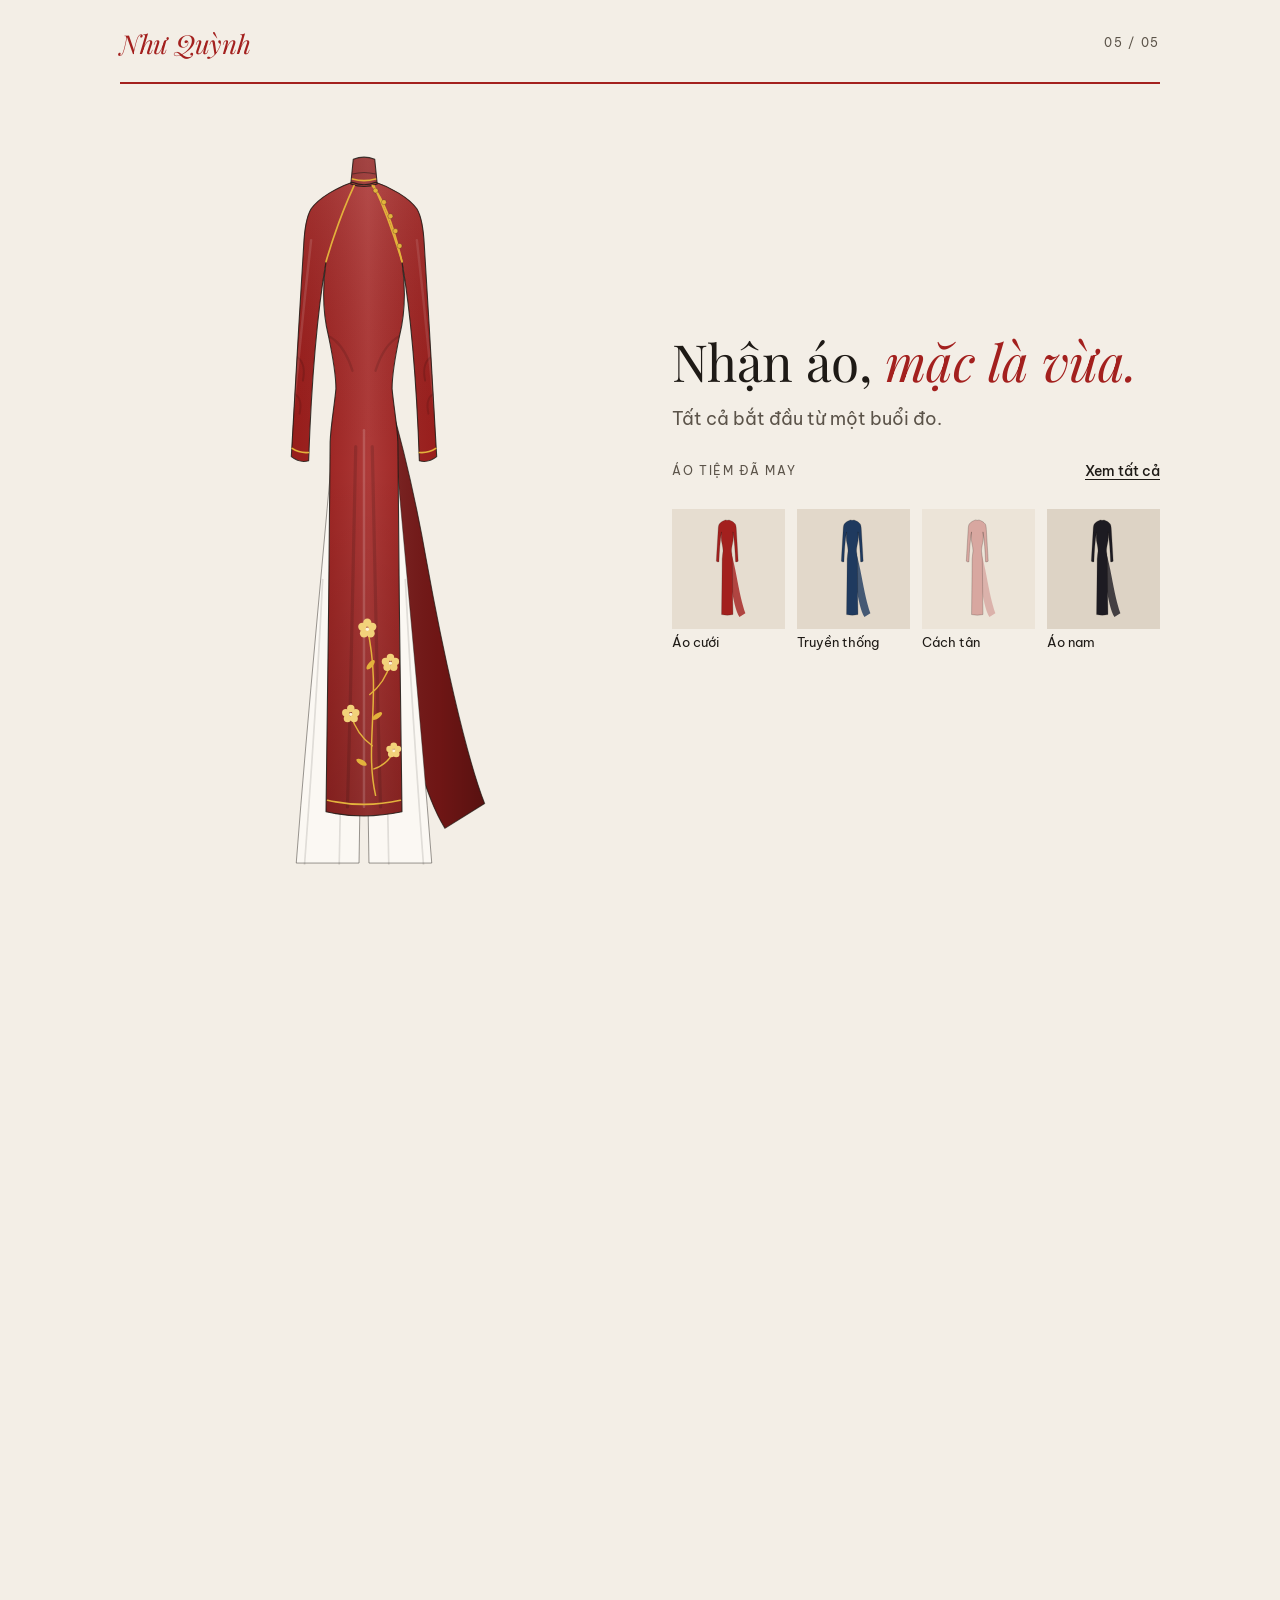
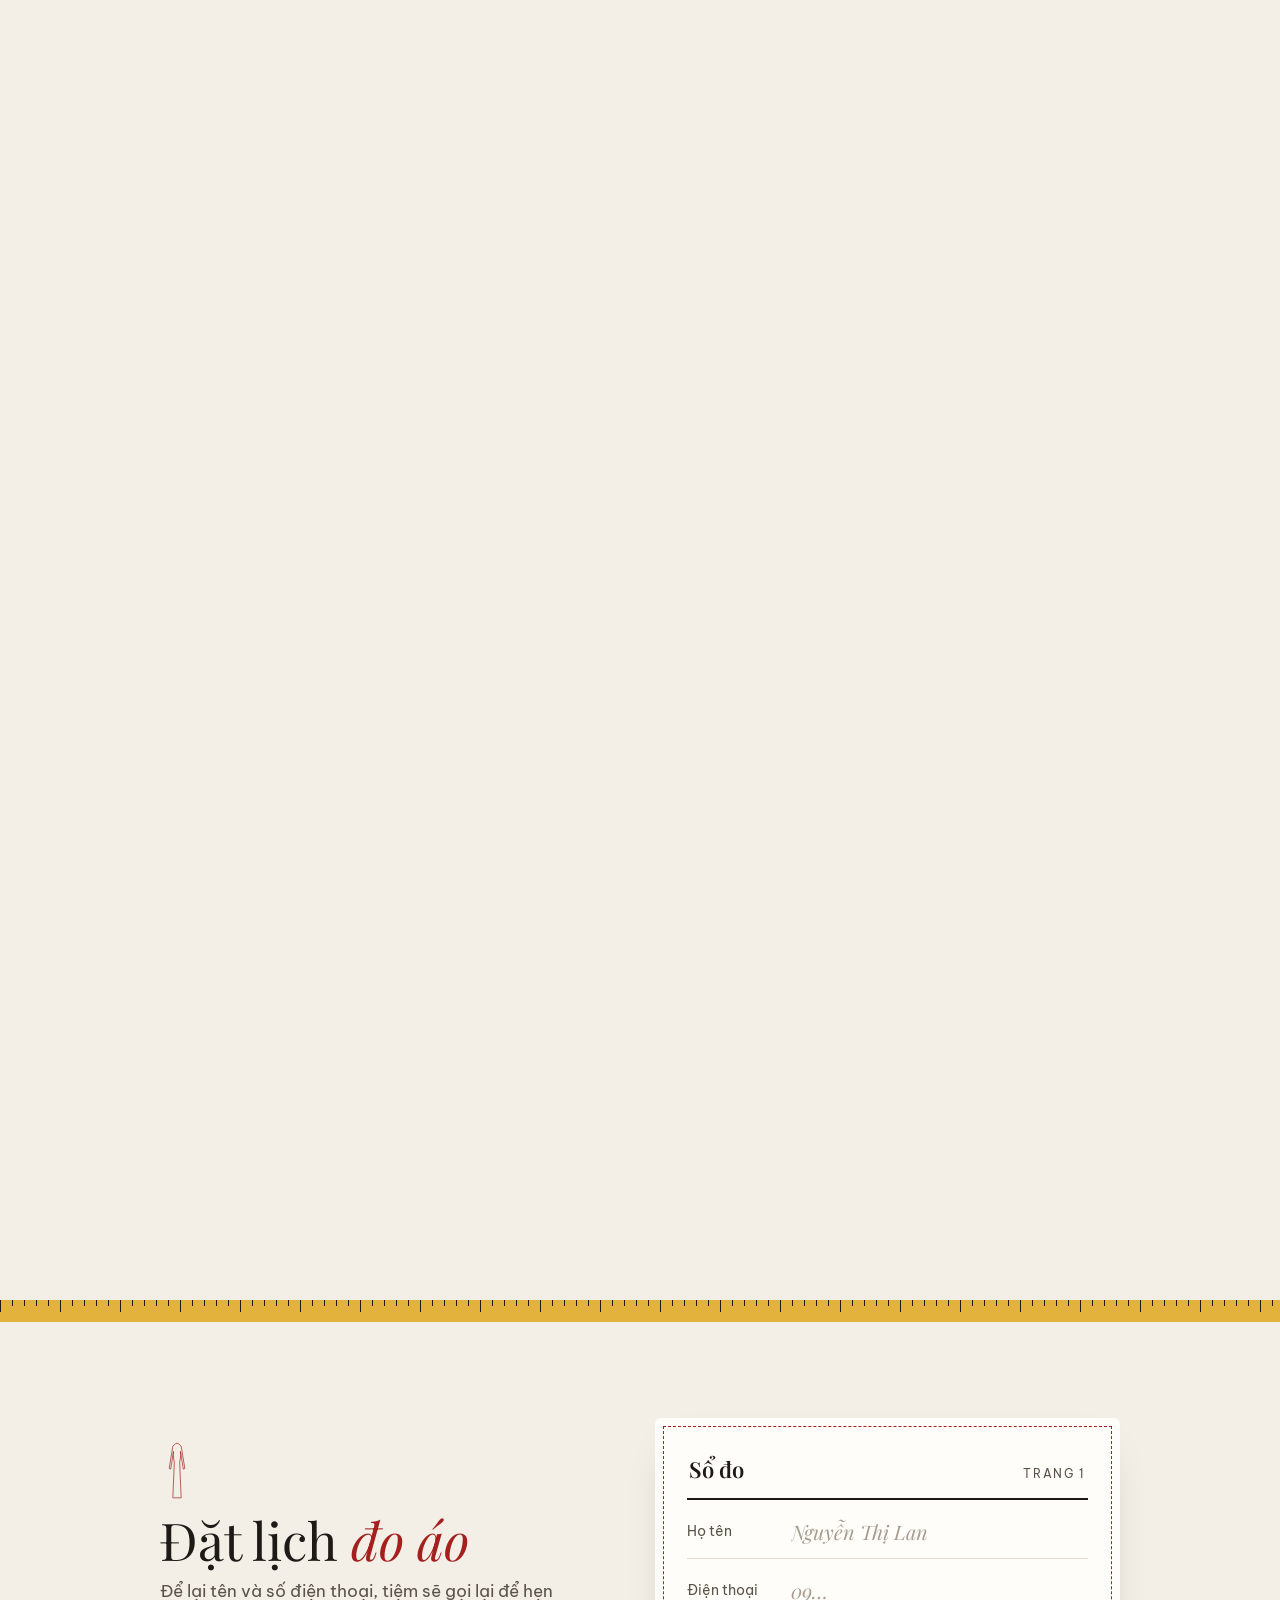
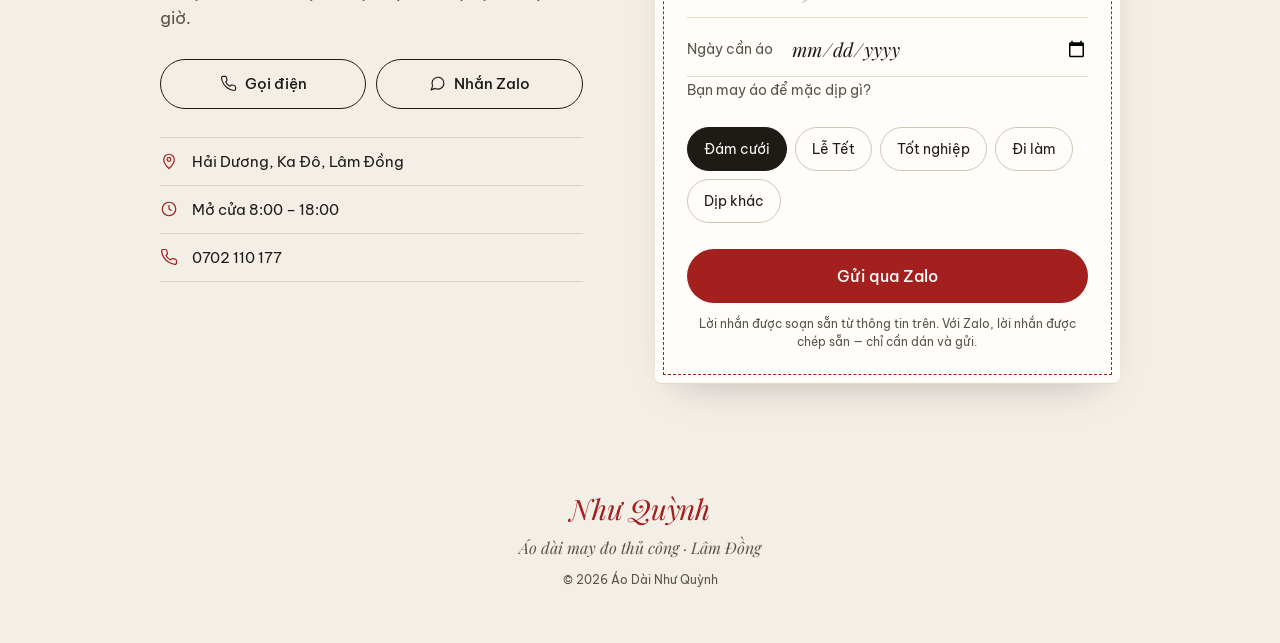
<file: site/index.html>
<!doctype html>
<html lang="vi">
<head>
<meta charset="utf-8">
<meta name="viewport" content="width=device-width, initial-scale=1, viewport-fit=cover">
<title>Áo Dài Như Quỳnh – Tiệm áo dài may đo tại Lâm Đồng</title>
<meta name="description" content="Áo Dài Như Quỳnh – áo dài may đo thủ công tại Ka Đô, Lâm Đồng. Đo trực tiếp, chọn vải tận tay, thử và sửa đến khi vừa. Đặt lịch đo: 0702 110 177.">
<meta name="theme-color" content="#F3EEE6">
<meta property="og:type" content="website">
<meta property="og:locale" content="vi_VN">
<meta property="og:site_name" content="Áo Dài Như Quỳnh">
<meta property="og:title" content="Áo Dài Như Quỳnh – Chuyện một tà áo">
<meta property="og:description" content="Áo dài may đo, mỗi chiếc chỉ một người mặc. Đặt lịch đo tại Ka Đô, Lâm Đồng.">
<meta property="og:image" content="https://aodainhuquynh.com/og-image.png">
<meta property="og:image:width" content="1200">
<meta property="og:image:height" content="630">
<link rel="icon" href="./favicon.svg" type="image/svg+xml">
<link rel="apple-touch-icon" href="./apple-touch-icon.png">
<link rel="preconnect" href="https://fonts.googleapis.com">
<link rel="preconnect" href="https://fonts.gstatic.com" crossorigin>
<link href="https://fonts.googleapis.com/css2?family=Playfair+Display:ital,wght@0,400;0,600;1,400&amp;family=Be+Vietnam+Pro:wght@400;500;600&amp;display=swap" rel="stylesheet">
<link rel="stylesheet" href="./styles.css">
<script src="./main.js" defer></script>
</head>
<body id="top">

<!-- THE STORY: one áo dài, sewn as you scroll -->
<section class="story" aria-label="Quy trình may một chiếc áo dài">
<div class="stage">

<header class="topbar">
<a class="brand" href="#top" aria-label="Áo Dài Như Quỳnh – về đầu trang">Như Quỳnh</a>
<div class="counter" aria-hidden="true">
<span class="cnt cnt1 st">01 / 05</span>
<span class="cnt cnt2 st">02 / 05</span>
<span class="cnt cnt3 st">03 / 05</span>
<span class="cnt cnt4 st">04 / 05</span>
<span class="cnt cnt5 st">05 / 05</span>
</div>
</header>
<div class="prog-wrap" aria-hidden="true"><div class="prog st"></div></div>

<!-- the áo -->
<div class="aodai-wrap">
<svg class="aodai" role="img" aria-label="Chiếc áo dài đang được may: từ bản rập, số đo, vải, đường chỉ đến buổi thử áo" viewBox="0 -10 400 920" preserveAspectRatio="xMidYMid meet">
<defs>
<path id="ad-front" d="M186 80 C168 86 146 98 136 112 C130 122 128 136 127 156 C122 240 116 334 112 412 Q122 420 133 417 C136 332 142 246 154 176 C150 204 150 238 157 266 C162 290 166 310 166 330 C164 352 160 372 159 394 C158 540 156 700 154 842 Q200 852 246 842 C244 700 242 540 241 394 C240 372 236 352 234 330 C234 310 238 290 243 266 C250 238 250 204 246 176 C258 246 264 332 267 417 Q278 420 288 412 C284 334 278 240 273 156 C272 136 270 122 264 112 C254 98 232 86 214 80 Q200 86 186 80 Z"></path>
<path id="ad-back" d="M186 344 C204 500 234 640 260 760 C270 800 282 836 298 862 L346 832 C322 770 294 640 276 540 C262 460 246 394 230 340 Z"></path>
<path id="ad-collar" d="M187 52 Q200 47 213 52 L216 82 Q200 88 184 82 Z"></path>
<path id="ad-pants" d="M168 332 C152 520 132 720 118 904 L194 904 L200 520 L206 904 L282 904 C268 720 248 520 232 332 Z"></path>
<clipPath id="aodai-clip"><use href="#ad-front"></use><use href="#ad-collar"></use></clipPath>
<clipPath id="aodai-clip-back"><use href="#ad-back"></use></clipPath>
<linearGradient id="ad-volume" x1="0" x2="1" y1="0" y2="0">
<stop offset="0" stop-color="#000000" stop-opacity="0.34"></stop>
<stop offset="0.24" stop-color="#000000" stop-opacity="0.06"></stop>
<stop offset="0.5" stop-color="#FFFFFF" stop-opacity="0.12"></stop>
<stop offset="0.76" stop-color="#000000" stop-opacity="0.06"></stop>
<stop offset="1" stop-color="#000000" stop-opacity="0.34"></stop>
</linearGradient>
<linearGradient id="ad-fall" x1="0" x2="0" y1="0" y2="1">
<stop offset="0" stop-color="#FFFFFF" stop-opacity="0.10"></stop>
<stop offset="0.45" stop-color="#000000" stop-opacity="0"></stop>
<stop offset="1" stop-color="#000000" stop-opacity="0.20"></stop>
</linearGradient>
<pattern id="gam-pattern" width="26" height="26" patternUnits="userSpaceOnUse">
<circle cx="13" cy="13" r="4.5" fill="none" stroke="#F7E7B8" stroke-width="1"></circle>
<circle cx="13" cy="13" r="1.2" fill="#F7E7B8"></circle>
<circle cx="0" cy="0" r="1.2" fill="#F7E7B8"></circle><circle cx="26" cy="26" r="1.2" fill="#F7E7B8"></circle>
</pattern>
</defs>
<g class="garment st">
<!-- BACK PANEL: hangs behind the legs, seen between them and below the trousers' sides -->
<g clip-path="url(#aodai-clip-back)">
<rect class="fabric st" x="40" y="40" width="330" height="850"></rect>
<g class="fabfx st">
<rect x="40" y="40" width="330" height="850" fill="#000000" fill-opacity="0.28"></rect>
<rect x="40" y="40" width="330" height="850" fill="url(#ad-volume)"></rect>
</g>
</g>
<g class="outline-dash st" fill="none" stroke="#1E1A16" stroke-width="1.6" stroke-dasharray="7 6"><use href="#ad-back"></use></g>
<g class="outline-solid st" fill="none" stroke="#1E1A16" stroke-width="1.3" stroke-opacity="0.7"><use href="#ad-back"></use></g>

<!-- white silk trousers, wide legs, visible on both sides of the front panel -->
<use href="#ad-pants" fill="#FBF8F3" stroke="#1E1A16" stroke-width="1.2" stroke-opacity="0.45"></use>
<g fill="none" stroke="#1E1A16" stroke-opacity="0.12" stroke-width="2">
<path d="M150 560 C144 680 136 800 128 906"></path><path d="M250 560 C256 680 264 800 272 906"></path>
<path d="M176 600 L170 906"></path><path d="M224 600 L230 906"></path>
</g>

<!-- FRONT: bodice, sleeves and front panel -->
<g clip-path="url(#aodai-clip)">
<rect class="fabric st" x="40" y="40" width="330" height="850"></rect>
<rect class="gam st" x="40" y="40" width="330" height="850" fill="url(#gam-pattern)"></rect>
<g class="fabfx st">
<rect x="40" y="40" width="330" height="850" fill="url(#ad-volume)"></rect>
<rect x="40" y="40" width="330" height="850" fill="url(#ad-fall)"></rect>
<g fill="none" stroke-linecap="round">
<path d="M190 400 C188 540 184 690 180 836" stroke="#000000" stroke-opacity="0.13" stroke-width="4"></path>
<path d="M210 400 C212 540 216 690 220 836" stroke="#000000" stroke-opacity="0.13" stroke-width="4"></path>
<path d="M200 380 C199 540 201 700 200 836" stroke="#FFFFFF" stroke-opacity="0.16" stroke-width="3"></path>
<path d="M157 266 Q176 276 186 308" stroke="#000000" stroke-opacity="0.12" stroke-width="3"></path>
<path d="M243 266 Q224 276 214 308" stroke="#000000" stroke-opacity="0.12" stroke-width="3"></path>
<path d="M120 292 Q130 300 126 320" stroke="#000000" stroke-opacity="0.14" stroke-width="2.5"></path>
<path d="M116 336 Q126 342 122 360" stroke="#000000" stroke-opacity="0.12" stroke-width="2.5"></path>
<path d="M280 292 Q270 300 274 320" stroke="#000000" stroke-opacity="0.14" stroke-width="2.5"></path>
<path d="M284 336 Q274 342 278 360" stroke="#000000" stroke-opacity="0.12" stroke-width="2.5"></path>
<path d="M136 150 C128 220 122 280 114 360" stroke="#FFFFFF" stroke-opacity="0.12" stroke-width="3"></path>
<path d="M264 150 C272 220 278 280 286 360" stroke="#FFFFFF" stroke-opacity="0.10" stroke-width="3"></path>
</g>
<use href="#ad-collar" fill="#000000" fill-opacity="0.10"></use>
</g>
<path class="sheen st" d="M0 0 L90 0 L-30 920 L-120 920 Z" fill="#FFFFFF" fill-opacity="0.24"></path>
</g>

<!-- outlines: dashed paper pattern first, solid when sewn -->
<g class="outline-dash st" fill="none" stroke="#1E1A16" stroke-width="1.6" stroke-dasharray="7 6">
<use href="#ad-front"></use><use href="#ad-collar"></use>
</g>
<g class="outline-solid st" fill="none" stroke="#1E1A16" stroke-width="1.3" stroke-linejoin="round" stroke-opacity="0.85">
<use href="#ad-front"></use><use href="#ad-collar"></use>
<path d="M186 70 Q200 66 214 70" stroke-opacity="0.5"></path>
</g>

<!-- golden seams -->
<g fill="none" stroke="#E3B23C" stroke-width="2" stroke-linecap="round">
<path class="seam st" pathLength="1" stroke-dasharray="1" d="M188 84 C176 110 164 142 154 176"></path>
<path class="seam st" pathLength="1" stroke-dasharray="1" d="M212 84 C224 110 236 142 246 176"></path>
<path class="seam st" pathLength="1" stroke-dasharray="1" d="M210 84 Q230 108 246 176"></path>
<path class="seam st" pathLength="1" stroke-dasharray="1" d="M186 76 Q200 80 214 76"></path>
<path class="seam st" pathLength="1" stroke-dasharray="1" d="M113 402 Q122 408 133 407"></path>
<path class="seam st" pathLength="1" stroke-dasharray="1" d="M287 402 Q278 408 267 407"></path>
<path class="seam st" pathLength="1" stroke-dasharray="1" d="M156 828 Q200 838 244 828"></path>
</g>

<!-- buttons along the diagonal closure + embroidered branch (appear while sewing) -->
<g class="embro st">
<g fill="#E3B23C" stroke="#1E1A16" stroke-opacity="0.35" stroke-width="0.8">
<circle cx="214" cy="90" r="3"></circle><circle cx="224" cy="104" r="3"></circle><circle cx="232" cy="121" r="3"></circle><circle cx="238" cy="139" r="3"></circle><circle cx="243" cy="157" r="3"></circle>
</g>
<g fill="none" stroke="#E3B23C" stroke-width="1.8" stroke-linecap="round">
<path d="M214 822 C200 760 222 700 204 620"></path>
<path d="M207 700 C220 690 228 676 232 662"></path>
<path d="M210 762 C196 752 188 738 184 724"></path>
<path d="M212 790 C224 786 232 778 236 768"></path>
</g>
<g fill="#E3B23C">
<ellipse cx="216" cy="726" rx="7" ry="3" transform="rotate(-35 216 726)"></ellipse>
<ellipse cx="197" cy="782" rx="7" ry="3" transform="rotate(30 197 782)"></ellipse>
<ellipse cx="208" cy="664" rx="7" ry="3" transform="rotate(-50 208 664)"></ellipse>
</g>
<g fill="#F2D27A">
<circle cx="204" cy="613" r="5"></circle><circle cx="210" cy="618" r="5"></circle><circle cx="208" cy="626" r="5"></circle><circle cx="200" cy="626" r="5"></circle><circle cx="198" cy="618" r="5"></circle>
<circle cx="232" cy="655" r="4.5"></circle><circle cx="238" cy="660" r="4.5"></circle><circle cx="236" cy="667" r="4.5"></circle><circle cx="228" cy="667" r="4.5"></circle><circle cx="226" cy="660" r="4.5"></circle>
<circle cx="184" cy="717" r="4.5"></circle><circle cx="190" cy="722" r="4.5"></circle><circle cx="188" cy="729" r="4.5"></circle><circle cx="180" cy="729" r="4.5"></circle><circle cx="178" cy="722" r="4.5"></circle>
<circle cx="236" cy="762" r="4"></circle><circle cx="241" cy="766" r="4"></circle><circle cx="239" cy="772" r="4"></circle><circle cx="233" cy="772" r="4"></circle><circle cx="231" cy="766" r="4"></circle>
</g>
<g fill="#FFF6D8">
<circle cx="204" cy="621" r="2.2"></circle><circle cx="232" cy="662" r="2"></circle><circle cx="184" cy="724" r="2"></circle><circle cx="236" cy="768" r="1.8"></circle>
</g>
</g>
<g class="measure st" font-family="Be Vietnam Pro, sans-serif" font-size="19" font-weight="500" fill="#1E1A16">
<g stroke="#C08A12" stroke-width="2.5">
<line x1="130" y1="36" x2="270" y2="36"></line><line x1="130" y1="28" x2="130" y2="44"></line><line x1="270" y1="28" x2="270" y2="44"></line>
<line x1="151" y1="236" x2="249" y2="236"></line><line x1="151" y1="228" x2="151" y2="244"></line><line x1="249" y1="228" x2="249" y2="244"></line>
<line x1="166" y1="326" x2="234" y2="326"></line><line x1="166" y1="318" x2="166" y2="334"></line><line x1="234" y1="318" x2="234" y2="334"></line>
<line x1="72" y1="52" x2="72" y2="842"></line><line x1="64" y1="52" x2="80" y2="52"></line><line x1="64" y1="842" x2="80" y2="842"></line>
</g>
<text x="200" y="18" text-anchor="middle">Vai</text>
<text x="300" y="242">Ngực</text>
<text x="300" y="332">Eo</text>
<text x="58" y="620" transform="rotate(-90 58 620)" text-anchor="middle">Dài áo</text>
</g>
<g class="pin st" stroke="#1E1A16" stroke-width="1.6">
<line x1="164" y1="298" x2="178" y2="316"></line><circle cx="163" cy="296" r="4.5" fill="#E3B23C"></circle>
<line x1="236" y1="298" x2="222" y2="316"></line><circle cx="237" cy="296" r="4.5" fill="#E3B23C"></circle>
<line x1="156" y1="784" x2="170" y2="802"></line><circle cx="155" cy="782" r="4.5" fill="#E3B23C"></circle>
<line x1="244" y1="784" x2="230" y2="802"></line><circle cx="245" cy="782" r="4.5" fill="#E3B23C"></circle>
</g>
</g>
</svg>
</div>

<!-- captions: each one says exactly what the áo is doing -->
<div class="caps">

<div class="cap cap0 st">
<h1 class="cap-title cap-title--lead">Áo dài may đo, <em class="accent">mỗi chiếc</em> chỉ một người mặc.</h1>
<p class="cap-text">Kéo xuống để xem tiệm may một chiếc áo như thế nào.</p>
<span class="scroll-hint" aria-hidden="true">Kéo xuống
<svg width="12" height="18" viewBox="0 0 12 18" fill="none" stroke="currentColor" stroke-width="1.5"><path d="M6 1v15M1 11l5 5 5-5"></path></svg></span>
</div>

<div class="cap cap1 st">
<p class="eyebrow">Bước 1 · Lấy số đo</p>
<h2 class="cap-title">Đo trực tiếp <em>trên người bạn</em></h2>
<p class="cap-text">Thợ đo từng chỗ: vai, ngực, eo, dài áo… Áo may theo số đo của bạn, không theo size có sẵn.</p>
</div>

<div class="cap cap2 st">
<p class="eyebrow">Bước 2 · Chọn vải</p>
<h2 class="cap-title">Xem vải <em>tận tay ở tiệm</em></h2>
<div class="swatches">
<div class="swatch"><span class="sw sw1 st"></span><span>Lụa</span></div>
<div class="swatch"><span class="sw sw2 st"></span><span>Gấm</span></div>
<div class="swatch"><span class="sw sw3 st"></span><span>Nhung</span></div>
</div>
</div>

<div class="cap cap3 st">
<p class="eyebrow">Bước 3 · Cắt và may</p>
<h2 class="cap-title">Cắt tay, <em>may từng chiếc</em></h2>
<p class="cap-text">Không cắt theo khuôn chung, không may dây chuyền. Áo của ai thì cắt theo số đo người đó.</p>
</div>

<div class="cap cap4 st">
<p class="eyebrow">Bước 4 · Thử áo</p>
<h2 class="cap-title">Chỗ nào chưa vừa, <em>sửa ngay</em></h2>
<p class="cap-text">Khoảng 20 ngày sau buổi đo, bạn ghé mặc thử. Thợ ghim chỉnh trên người rồi mới may hoàn thiện.</p>
</div>

<div class="cap cap5 st">
<h2 class="cap-title">Nhận áo, <em class="accent">mặc là vừa.</em></h2>
<p class="cap-text">Tất cả bắt đầu từ một buổi đo.</p>
<div class="thumbs-head">
<span class="label">Áo tiệm đã may</span>
<button type="button" class="link-btn" data-open-gallery="all">Xem tất cả</button>
</div>
<div class="thumbs" data-thumbs></div>
</div>

</div>
</div>
<!-- scroll length that drives the story -->
<div class="spacer" aria-hidden="true"></div>
</section>

<!-- BOOKING: the first page of your sổ đo -->
<div class="tape" aria-hidden="true"></div>
<section id="dat-lich" class="booking">
<div class="booking-head reveal">
<svg aria-hidden="true" width="34" height="60" viewBox="88 40 224 860" fill="none" stroke="currentColor" stroke-width="10" stroke-linejoin="round"><path d="M184 60 L140 100 L88 420 L110 428 L150 175 L148 232 Q150 285 162 325 L140 840 L260 840 L238 325 Q250 285 252 232 L250 175 L290 428 L312 420 L260 100 L216 60 Z"></path></svg>
<h2 class="booking-title">Đặt lịch <em class="accent">đo áo</em></h2>
<p class="booking-lead">Để lại tên và số điện thoại, tiệm sẽ gọi lại để hẹn giờ.</p>
</div>

<form class="sodo reveal" data-booking novalidate>
<div class="sodo-head">
<span class="sodo-title">Sổ đo</span>
<span class="label">Trang 1</span>
</div>
<div class="field">
<label for="f-name">Họ tên</label>
<input id="f-name" name="name" type="text" autocomplete="name" placeholder="Nguyễn Thị Lan" required>
</div>
<div class="field">
<label for="f-phone">Điện thoại</label>
<input id="f-phone" name="phone" type="tel" inputmode="tel" autocomplete="tel" placeholder="09…" required>
</div>
<div class="field">
<label for="f-date">Ngày cần áo</label>
<input id="f-date" name="date" type="date">
</div>
<fieldset class="occasion">
<legend>Bạn may áo để mặc dịp gì?</legend>
<div class="chips">
<label class="chip"><input type="radio" name="occasion" value="Đám cưới" checked><span>Đám cưới</span></label>
<label class="chip"><input type="radio" name="occasion" value="Lễ Tết"><span>Lễ Tết</span></label>
<label class="chip"><input type="radio" name="occasion" value="Tốt nghiệp"><span>Tốt nghiệp</span></label>
<label class="chip"><input type="radio" name="occasion" value="Đi làm"><span>Đi làm</span></label>
<label class="chip"><input type="radio" name="occasion" value="Dịp khác"><span>Dịp khác</span></label>
</div>
</fieldset>
<p class="form-error" data-form-error role="alert"></p>
<div class="submit-row">
<button type="submit" class="btn-primary" value="zalo">Gửi qua Zalo</button>
<button type="submit" class="btn-outline only-touch" value="sms">Gửi SMS</button>
</div>
<p class="form-note">Lời nhắn được soạn sẵn từ thông tin trên. Với Zalo, lời nhắn được chép sẵn — chỉ cần dán và gửi.</p>
</form>

<div class="contact reveal">
<a class="btn-outline" href="tel:0702110177">
<svg aria-hidden="true" width="17" height="17" viewBox="0 0 24 24" fill="none" stroke="currentColor" stroke-width="1.6" stroke-linecap="round" stroke-linejoin="round"><path d="M22 16.9v3a2 2 0 0 1-2.2 2 19.8 19.8 0 0 1-8.6-3.1 19.5 19.5 0 0 1-6-6A19.8 19.8 0 0 1 2.1 4.2 2 2 0 0 1 4.1 2h3a2 2 0 0 1 2 1.7c.1 1 .4 1.9.7 2.8a2 2 0 0 1-.5 2.1L8 9.9a16 16 0 0 0 6 6l1.3-1.3a2 2 0 0 1 2.1-.4c.9.3 1.8.6 2.8.7a2 2 0 0 1 1.7 2z"></path></svg>Gọi điện</a>
<a class="btn-outline" href="https://zalo.me/0702110177" target="_blank" rel="noopener">
<svg aria-hidden="true" width="17" height="17" viewBox="0 0 24 24" fill="none" stroke="currentColor" stroke-width="1.6" stroke-linecap="round" stroke-linejoin="round"><path d="M21 11.5a8.4 8.4 0 0 1-12.3 7.4L3 21l2.1-5.6A8.4 8.4 0 1 1 21 11.5z"></path></svg>Nhắn Zalo</a>
</div>

<ul class="info reveal">
<li>
<svg aria-hidden="true" width="18" height="18" viewBox="0 0 24 24" fill="none" stroke="currentColor" stroke-width="1.6" stroke-linecap="round" stroke-linejoin="round"><path d="M12 22s7-6.2 7-12a7 7 0 0 0-14 0c0 5.8 7 12 7 12z"></path><circle cx="12" cy="10" r="2.5"></circle></svg>
<a href="https://www.google.com/maps/search/?api=1&amp;query=H%E1%BA%A3i%20D%C6%B0%C6%A1ng%2C%20Ka%20%C4%90%C3%B4%2C%20L%C3%A2m%20%C4%90%E1%BB%93ng" target="_blank" rel="noopener">Hải Dương, Ka Đô, Lâm Đồng</a></li>
<li>
<svg aria-hidden="true" width="18" height="18" viewBox="0 0 24 24" fill="none" stroke="currentColor" stroke-width="1.6" stroke-linecap="round" stroke-linejoin="round"><circle cx="12" cy="12" r="9"></circle><path d="M12 7v5l3 2"></path></svg>
<span>Mở cửa 8:00 – 18:00</span></li>
<li>
<svg aria-hidden="true" width="18" height="18" viewBox="0 0 24 24" fill="none" stroke="currentColor" stroke-width="1.6" stroke-linecap="round" stroke-linejoin="round"><path d="M22 16.9v3a2 2 0 0 1-2.2 2 19.8 19.8 0 0 1-8.6-3.1 19.5 19.5 0 0 1-6-6A19.8 19.8 0 0 1 2.1 4.2 2 2 0 0 1 4.1 2h3a2 2 0 0 1 2 1.7c.1 1 .4 1.9.7 2.8a2 2 0 0 1-.5 2.1L8 9.9a16 16 0 0 0 6 6l1.3-1.3a2 2 0 0 1 2.1-.4c.9.3 1.8.6 2.8.7a2 2 0 0 1 1.7 2z"></path></svg>
<a href="tel:0702110177">0702 110 177</a></li>
</ul>
</section>

<footer class="footer">
<span class="footer-name">Như Quỳnh</span>
<span class="footer-tag">Áo dài may đo thủ công · Lâm Đồng</span>
<span class="footer-copy">© 2026 Áo Dài Như Quỳnh</span>
</footer>

<div class="toast" data-toast role="status" aria-live="polite"></div>

<!-- FULL GALLERY, opened from the thumbnails -->
<dialog class="gallery" data-gallery aria-label="Ảnh áo tiệm đã may">
<div class="gallery-inner">
<div class="gallery-bar">
<div class="gallery-bar-row">
<div class="gallery-heading">
<span class="gallery-title">Áo tiệm đã may</span>
<span class="gallery-count" data-gallery-count></span>
</div>
<button type="button" class="close-btn" data-close-gallery aria-label="Đóng"><svg aria-hidden="true" width="16" height="16" viewBox="0 0 16 16" fill="none" stroke="currentColor" stroke-width="1.6"><path d="M2 2l12 12M14 2L2 14"></path></svg></button>
</div>
<div class="filter-chips" data-gallery-chips></div>
</div>
<div class="photos" data-gallery-photos></div>
</div>
</dialog>

</body>
</html>
</file>
<file: site/styles.css>
/* Design tokens taken from the mockup (Main.dc.html) */
:root{
  --accent:#A3201E;
  --ink:#1E1A16;
  --muted:#5B5349;
  --paper:#F3EEE6;
  --card:#FFFDF9;
  --line:#DDD3C5;
  --line-soft:#E4DACB;
  --chip-line:#CFC5B7;
  --gold:#E3B23C;
  --serif:'Playfair Display', Georgia, serif;
  --sans:'Be Vietnam Pro', system-ui, sans-serif;
}

*,*::before,*::after{box-sizing:border-box}
html{-webkit-text-size-adjust:100%}
body{margin:0;background:var(--paper);color:var(--ink);font-family:var(--sans)}
a{color:var(--ink)}
@media (hover:hover){a:hover{color:var(--accent)}}
input::placeholder{color:#A79C8E}
:focus-visible{outline:2px solid var(--ink);outline-offset:2px}
.accent{color:var(--accent)}
.label{font-size:12px;letter-spacing:.14em;text-transform:uppercase;color:var(--muted)}

/* ---------- Story ---------- */
.story{position:relative}
.stage{position:sticky;top:0;height:min(860px,100svh);max-width:520px;margin:0 auto;padding:0 20px;display:flex;flex-direction:column}
.topbar{flex:none;display:flex;align-items:center;justify-content:space-between;gap:12px;padding:14px 0 10px}
.brand{display:inline-flex;align-items:center;min-height:44px;text-decoration:none;font-family:var(--serif);font-size:22px;font-style:italic;font-weight:400;line-height:1;letter-spacing:-.01em;color:var(--accent)}
.counter{position:relative;flex:none;width:120px;height:18px;font-size:12px;letter-spacing:.14em;text-transform:uppercase;color:var(--muted);text-align:right}
.prog-wrap{flex:none;height:2px;background:var(--line)}
.prog{height:2px;background:var(--accent)}
.aodai-wrap{position:relative;flex:1 1 auto;min-height:0;margin-top:8px}
.aodai{position:absolute;inset:0;width:100%;height:100%;overflow:visible}
.fabric{fill:var(--accent)}

.caps{flex:none;position:relative;height:256px;padding-bottom:24px}
.cap{display:flex;flex-direction:column;gap:10px}
.cap0{gap:12px}
.cap-title{margin:0;font-family:var(--serif);font-weight:400;font-size:36px;line-height:1.08}
.cap-title--lead{font-size:38px;line-height:1.05;letter-spacing:-.01em}
.cap-text{margin:0;font-size:16px;line-height:1.55;color:var(--muted)}
.cap0 .cap-text{line-height:1.5}
.eyebrow{margin:0;font-size:12px;letter-spacing:.22em;text-transform:uppercase;color:var(--accent)}
.scroll-hint{display:inline-flex;align-items:center;gap:8px;font-size:13px;color:var(--muted)}

.swatches{display:flex;gap:22px;padding-top:6px}
.swatch{display:flex;flex-direction:column;align-items:center;gap:8px;font-size:13px}
.sw{width:34px;height:34px;border-radius:50%}
.sw1{background:#EFE6D6;border:1px solid var(--chip-line)}
.sw2{background:#C89B3C}
.sw3{background:var(--accent);box-shadow:0 0 0 2px var(--paper),0 0 0 4px var(--ink)}

.thumbs-head{display:flex;align-items:center;justify-content:space-between;gap:12px}
.link-btn{min-height:44px;padding:0;border:0;background:transparent;font:inherit;font-size:14px;font-weight:500;color:var(--ink);text-decoration:underline;text-underline-offset:3px;cursor:pointer}
.thumbs{display:grid;grid-template-columns:repeat(4,minmax(0,1fr));gap:8px}
.thumb{display:flex;flex-direction:column;gap:6px;padding:0;border:0;background:transparent;font:inherit;text-align:left;cursor:pointer;color:var(--ink)}
.thumb-img{display:block;position:relative;width:100%;height:64px;overflow:hidden}
.thumb-img svg{position:absolute;left:0;top:6px;width:100%;height:calc(100% - 12px)}
.thumb-img img{width:100%;height:100%;object-fit:cover;display:block}
.thumb-name{font-size:12px;line-height:1.2}
@media (hover:hover){.thumb:hover .thumb-name{color:var(--accent)}}

.spacer{height:3600px}

/* ---------- Scroll-driven story ---------- */
@keyframes tape-pull{to{background-position-x:-720px,-720px,0}}
@supports (animation-timeline: view()){@media (prefers-reduced-motion: no-preference){.tape{animation:tape-pull linear both;animation-timeline:view()}}}

/* Base = the finished áo and the last caption (static canvas, older browsers, reduced motion) */
.cap{position:absolute;left:0;right:0;bottom:0;opacity:0;pointer-events:none}
.cap5{opacity:1;pointer-events:auto}
.cnt{position:absolute;right:0;top:0;opacity:0}
.cnt5{opacity:1}
.outline-dash,.measure,.pin,.gam{opacity:0}
.sheen{transform:translateX(600px)}
.prog{transform:scaleX(1);transform-origin:left}

@supports (animation-timeline: view()){
@media (prefers-reduced-motion: no-preference){
  .story{view-timeline-name:--story}
  .st{animation-timeline:--story;animation-range:contain 0% contain 100%;animation-fill-mode:both;animation-timing-function:linear;animation-duration:auto}

  /* one shared clock: 0–8 bản rập · 10–28 số đo · 30–48 vải · 50–66 khâu · 68–82 thử · 84–100 xong */
  @keyframes prog{from{transform:scaleX(0)}to{transform:scaleX(1)}}
  .prog{animation-name:prog}

  @keyframes dash{0%,36%{opacity:1}44%,100%{opacity:0}}
  @keyframes solid{0%,38%{opacity:0}46%,100%{opacity:1}}
  .outline-dash{animation-name:dash}.outline-solid{animation-name:solid}

  @keyframes measure{0%,10%{opacity:0}15%,25%{opacity:1}30%,100%{opacity:0}}
  .measure{animation-name:measure}

  @keyframes fabric-in{0%,30%{transform:translateY(-100%)}40%,100%{transform:translateY(0)}}
  @keyframes fabric-color{0%,36%{fill:#EFE6D6}39%,41%{fill:#C89B3C}45%,100%{fill:var(--accent)}}
  .fabric{transform-box:fill-box;animation-name:fabric-in,fabric-color}
  @keyframes gam{0%,37%{opacity:0}40%,42%{opacity:.6}45%,100%{opacity:0}}
  .gam{animation-name:gam}
  @keyframes fabfx{0%,31%{opacity:0}40%,100%{opacity:1}}
  .fabfx{animation-name:fabfx}

  @keyframes sew{0%,51%{stroke-dashoffset:1}64%,100%{stroke-dashoffset:0}}
  .seam{animation-name:sew}
  @keyframes embro{0%,54%{opacity:0}66%,100%{opacity:1}}
  .embro{animation-name:embro}

  @keyframes pin{0%,67%{opacity:0}71%,80%{opacity:1}84%,100%{opacity:0}}
  .pin{animation-name:pin}

  @keyframes sheen{0%,85%{transform:translateX(-160px)}97%,100%{transform:translateX(600px)}}
  .sheen{animation-name:sheen}
  @keyframes sway{0%,84%{transform:rotate(0)}89%{transform:rotate(-1.8deg)}94%{transform:rotate(1.4deg)}100%{transform:rotate(0)}}
  .garment{transform-origin:200px 60px;animation-name:sway}

  /* fabric swatches light up in step with the colour on the áo */
  @keyframes ring1{0%,31%{box-shadow:0 0 0 2px transparent}33%,37%{box-shadow:0 0 0 2px #F3EEE6,0 0 0 4px #1E1A16}39%,100%{box-shadow:0 0 0 2px transparent}}
  @keyframes ring2{0%,37%{box-shadow:0 0 0 2px transparent}39%,42%{box-shadow:0 0 0 2px #F3EEE6,0 0 0 4px #1E1A16}44%,100%{box-shadow:0 0 0 2px transparent}}
  @keyframes ring3{0%,43%{box-shadow:0 0 0 2px transparent}45%,100%{box-shadow:0 0 0 2px #F3EEE6,0 0 0 4px #1E1A16}}
  .sw1{animation-name:ring1}.sw2{animation-name:ring2}.sw3{animation-name:ring3}

  /* captions (and the chapter counter) change at the exact moment the áo does */
  @keyframes cap0{0%,6%{opacity:1;transform:none}10%,100%{opacity:0;transform:translateY(-20px)}}
  @keyframes cap1{0%,9%{opacity:0;transform:translateY(20px)}13%,26%{opacity:1;transform:none}30%,100%{opacity:0;transform:translateY(-20px)}}
  @keyframes cap2{0%,29%{opacity:0;transform:translateY(20px)}33%,47%{opacity:1;transform:none}50%,100%{opacity:0;transform:translateY(-20px)}}
  @keyframes cap3{0%,49%{opacity:0;transform:translateY(20px)}53%,64%{opacity:1;transform:none}67%,100%{opacity:0;transform:translateY(-20px)}}
  @keyframes cap4{0%,66%{opacity:0;transform:translateY(20px)}70%,80%{opacity:1;transform:none}84%,100%{opacity:0;transform:translateY(-20px)}}
  @keyframes cap5{0%,83%{opacity:0;visibility:hidden;transform:translateY(20px)}87%,100%{opacity:1;visibility:visible;transform:none}}
  .cap0{animation-name:cap0}.cap1,.cnt1{animation-name:cap1}.cap2,.cnt2{animation-name:cap2}
  .cap3,.cnt3{animation-name:cap3}.cap4,.cnt4{animation-name:cap4}.cap5,.cnt5{animation-name:cap5}

  @keyframes rise{from{opacity:0;transform:translateY(40px)}}
  .reveal{animation:rise linear both;animation-timeline:view();animation-range:entry 5% cover 30%}
}}

/* ---------- Booking ---------- */
.tape{height:22px;background:repeating-linear-gradient(90deg,#1E1A16 0 1px,transparent 1px 60px) 0 0/100% 12px repeat-x,repeating-linear-gradient(90deg,#1E1A16 0 1px,transparent 1px 12px) 0 0/100% 6px repeat-x,var(--gold)}
.booking{max-width:520px;margin:0 auto;padding:56px 20px 40px;display:flex;flex-direction:column;gap:28px;scroll-margin-top:0}
.booking-head{display:flex;flex-direction:column;gap:10px;text-align:center;align-items:center;color:var(--accent)}
.booking-title{margin:0;font-family:var(--serif);font-weight:400;font-size:38px;line-height:1.08;color:var(--ink)}
.booking-lead{margin:0;font-size:15px;line-height:1.55;color:var(--muted)}

.sodo{position:relative;background:var(--card);border-radius:6px;padding:28px 22px 24px;display:flex;flex-direction:column;gap:4px;box-shadow:0 1px 0 var(--line-soft),0 18px 40px -24px rgba(30,26,22,.35);outline:1.5px dashed var(--accent);outline-offset:-9px}
.sodo-head{display:flex;justify-content:space-between;align-items:baseline;padding:0 2px 14px;border-bottom:2px solid var(--ink)}
.sodo-title{font-family:var(--serif);font-size:22px;font-weight:600}
.field{display:flex;align-items:center;gap:12px;border-bottom:1px solid var(--line-soft)}
.field label{flex:none;width:92px;font-size:14px;color:var(--muted)}
.field input{flex:1 1 auto;min-width:0;min-height:54px;padding:0;font-family:var(--serif);font-style:italic;font-size:20px;border:0;background:transparent;color:var(--ink);border-radius:0}
.field input[type=date]{font-size:19px;-webkit-appearance:none;appearance:none}
.field input:focus-visible{outline:none}
.field:focus-within{border-bottom-color:var(--ink)}
.field.is-invalid{border-bottom-color:var(--accent)}
.field.is-invalid label{color:var(--accent)}

.occasion{margin:0;padding:16px 0 8px;border:0;display:flex;flex-direction:column;gap:12px;min-width:0}
.occasion legend{padding:0;margin-bottom:12px;font-size:14px;color:var(--muted)}
.chips{display:flex;flex-wrap:wrap;gap:8px}
.chip{position:relative;display:inline-flex;cursor:pointer}
.chip input{position:absolute;opacity:0;width:1px;height:1px}
.chip span{display:inline-flex;align-items:center;min-height:44px;padding:0 16px;border:1px solid var(--chip-line);border-radius:999px;font-size:14px;color:var(--ink);background:var(--card)}
.chip input:checked + span{background:var(--ink);border-color:var(--ink);color:var(--card)}
.chip input:focus-visible + span{outline:2px solid var(--ink);outline-offset:2px}

.form-error{margin:0;min-height:0;font-size:14px;color:var(--accent)}
.form-error:empty{display:none}
.submit-row{display:flex;flex-direction:column;gap:10px;margin-top:14px}
.btn-primary{min-height:54px;border:0;border-radius:999px;background:var(--accent);color:#FFFFFF;font:inherit;font-size:16px;font-weight:500;cursor:pointer}
@media (hover:hover){.btn-primary:hover{filter:brightness(1.08)}}
.btn-outline{text-decoration:none;display:flex;align-items:center;justify-content:center;gap:8px;min-height:50px;padding:0 16px;border:1px solid var(--ink);border-radius:999px;background:transparent;color:var(--ink);font:inherit;font-size:15px;font-weight:500;cursor:pointer}
.only-touch{display:none}
@media (pointer:coarse){.only-touch{display:flex}}
.form-note{margin:8px 0 0;font-size:12px;line-height:1.5;color:var(--muted);text-align:center}

.contact{display:grid;grid-template-columns:repeat(2,minmax(0,1fr));gap:10px}
.info{list-style:none;margin:0;padding:0;display:flex;flex-direction:column;border-top:1px solid var(--line)}
.info li{display:flex;gap:14px;align-items:center;padding:14px 0;border-bottom:1px solid var(--line);font-size:15px}
.info svg{flex:none;color:var(--accent)}
.info a{text-decoration:none}

/* ---------- Footer ---------- */
.footer{max-width:520px;margin:0 auto;padding:32px 20px 40px;display:flex;flex-direction:column;align-items:center;gap:14px;text-align:center}
.footer-name{font-family:var(--serif);font-size:28px;font-style:italic;font-weight:400;line-height:1;letter-spacing:-.01em;color:var(--accent)}
.footer-tag{font-family:var(--serif);font-style:italic;font-size:16px;color:var(--muted)}
.footer-copy{font-size:12px;color:var(--muted)}

/* ---------- Toast ---------- */
.toast{position:fixed;left:50%;bottom:calc(20px + env(safe-area-inset-bottom));z-index:60;max-width:min(440px,calc(100vw - 32px));padding:12px 18px;border-radius:12px;background:var(--ink);color:var(--card);font-size:14px;line-height:1.45;text-align:center;opacity:0;transform:translate(-50%,12px);transition:opacity .2s,transform .2s;pointer-events:none}
.toast.is-on{opacity:1;transform:translate(-50%,0)}

/* ---------- Gallery ---------- */
.gallery{position:fixed;inset:0;width:100%;height:100%;max-width:none;max-height:none;margin:0;padding:0;border:0;background:var(--paper);color:var(--ink);overflow-y:auto;overscroll-behavior:contain}
.gallery::backdrop{background:var(--paper)}
.gallery-inner{max-width:520px;margin:0 auto;padding:0 20px 40px}
.gallery-bar{position:sticky;top:0;z-index:1;background:var(--paper);padding:14px 0 12px;display:flex;flex-direction:column;gap:12px;border-bottom:1px solid var(--line)}
.gallery-bar-row{display:flex;align-items:center;justify-content:space-between;gap:12px}
.gallery-heading{display:flex;flex-direction:column;gap:2px}
.gallery-title{font-family:var(--serif);font-size:24px}
.gallery-count{font-size:13px;color:var(--muted)}
.close-btn{flex:none;width:44px;height:44px;border-radius:50%;border:1px solid var(--ink);background:transparent;color:var(--ink);display:flex;align-items:center;justify-content:center;cursor:pointer}
.filter-chips{display:flex;flex-wrap:wrap;gap:8px}
.filter-chip{flex:none;min-height:44px;padding:0 14px;border:1px solid var(--ink);border-radius:999px;font:inherit;font-size:14px;cursor:pointer;background:var(--card);color:var(--ink)}
.filter-chip[aria-pressed="true"]{background:var(--ink);color:var(--card)}
.photos{display:grid;grid-template-columns:repeat(2,minmax(0,1fr));gap:10px;padding-top:16px}
.photo{margin:0;display:flex;flex-direction:column;gap:6px}
.photo-img{position:relative;aspect-ratio:3/4;display:flex;align-items:flex-end;padding:10px;overflow:hidden}
.photo-img svg{position:absolute;left:0;top:8%;width:100%;height:78%}
.photo-img img{position:absolute;inset:0;width:100%;height:100%;object-fit:cover}
.photo-label{position:relative;font-size:11px;color:#4A433B}
.photo figcaption{font-size:12px;color:var(--muted)}
html.is-locked{overflow:hidden}

/* ---------- No scroll timelines / reduced motion: a plain readable page with the finished áo ---------- */
@supports not (animation-timeline: view()){
  .stage{position:relative !important;height:auto !important}
  .caps{height:auto !important;display:flex !important;flex-direction:column;gap:32px}
  .cap{position:static !important;opacity:1 !important}
  .cnt,.spacer,.prog-wrap{display:none !important}
  .aodai-wrap{flex:none !important;height:520px}
  @media (min-width:900px){
    .stage .aodai-wrap{position:sticky;top:24px;align-self:start;height:min(760px,calc(100svh - 48px))}
    .stage .caps{align-self:start;padding:48px 0 80px}
    .stage .caps .cap{align-self:stretch}
  }
}
@media (prefers-reduced-motion: reduce){
  .stage{position:relative !important;height:auto !important}
  .caps{height:auto !important;display:flex !important;flex-direction:column;gap:32px}
  .cap{position:static !important;opacity:1 !important}
  .cnt,.spacer,.prog-wrap{display:none !important}
  .aodai-wrap{flex:none !important;height:520px}
  .toast{transition:none}
}
@media (prefers-reduced-motion: reduce) and (min-width:900px){
  .stage .aodai-wrap{position:sticky;top:24px;align-self:start;height:min(760px,calc(100svh - 48px))}
  .stage .caps{align-self:start;padding:48px 0 80px}
  .stage .caps .cap{align-self:stretch}
}

/* ---------- Desktop ---------- */
@media (min-width:900px){
  .stage{
    height:100svh;max-width:1120px;padding:0 40px;
    display:grid;grid-template-columns:minmax(0,1fr) minmax(0,1fr);column-gap:64px;
    grid-template-rows:auto auto minmax(0,1fr);
    grid-template-areas:"top top" "prog prog" "ao caps";
  }
  .topbar{grid-area:top;padding:22px 0 16px}
  .brand{font-size:26px}
  .prog-wrap{grid-area:prog}
  .aodai-wrap{grid-area:ao;margin:24px 0 32px}
  .caps{grid-area:caps;align-self:center;height:auto;padding:0;display:grid}
  .caps .cap{position:relative;grid-area:1/1;align-self:center;bottom:auto}
  .cap{gap:16px}
  .cap-title{font-size:clamp(40px,4vw,54px)}
  .cap-title--lead{font-size:clamp(44px,4.6vw,62px)}
  .cap-text{font-size:18px;max-width:30em}
  .eyebrow{font-size:13px}
  .sw{width:44px;height:44px}
  .thumbs{gap:12px}
  .thumb-img{height:120px}
  .thumb-name{font-size:13px}

  .booking{
    max-width:1040px;padding:96px 40px 64px;
    display:grid;grid-template-columns:minmax(0,1fr) minmax(0,1.1fr);column-gap:72px;row-gap:28px;
    grid-template-rows:auto auto 1fr;
    grid-template-areas:"head form" "contact form" "info form";
  }
  .booking-head{grid-area:head;text-align:left;align-items:flex-start;padding-top:24px}
  .booking-title{font-size:52px}
  .booking-lead{font-size:17px}
  .sodo{grid-area:form;padding:36px 32px 32px}
  .contact{grid-area:contact}
  .info{grid-area:info;align-self:start}
  .footer{padding:48px 40px 56px}

  .gallery-inner{max-width:1100px;padding:0 40px 56px}
  .photos{grid-template-columns:repeat(3,minmax(0,1fr));gap:16px}
}
@media (min-width:1200px){
  .photos{grid-template-columns:repeat(4,minmax(0,1fr))}
}
</file>
